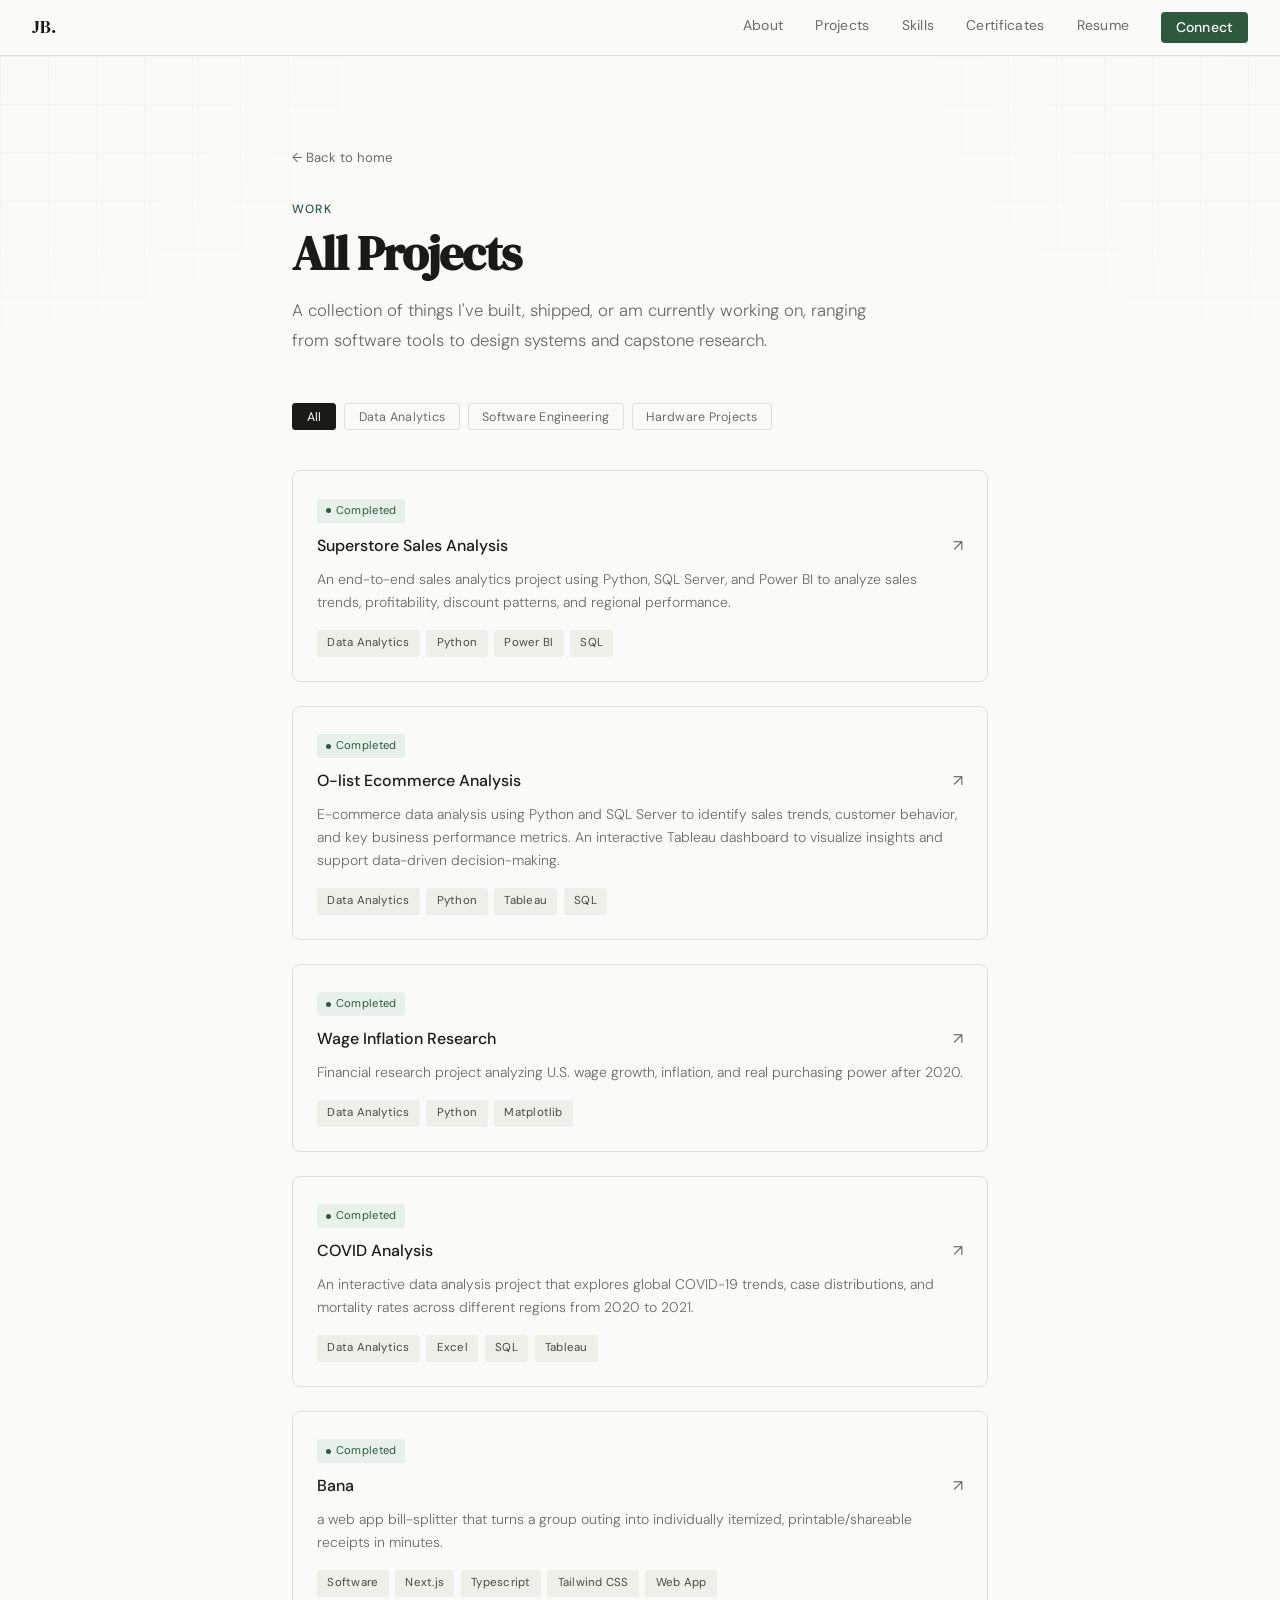
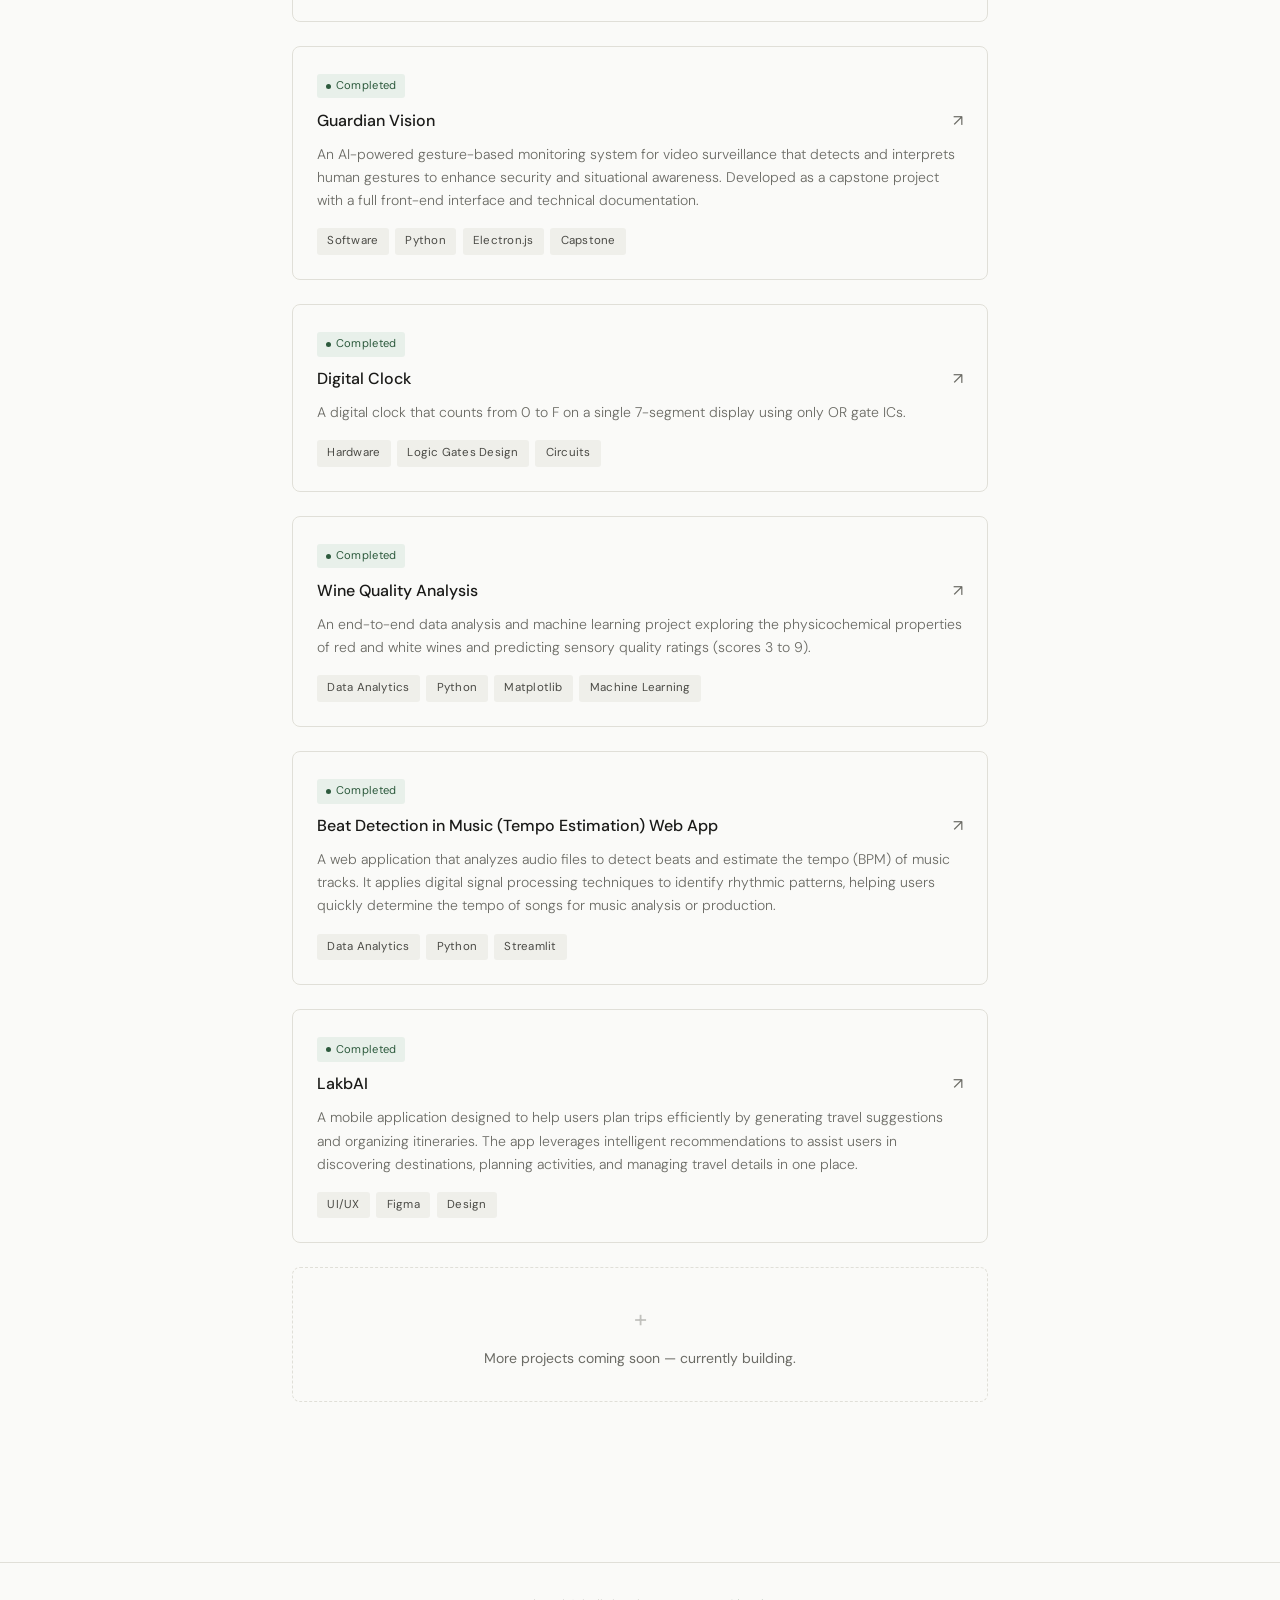
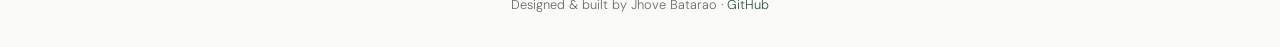
<file: projects.html>
<!DOCTYPE html>
<html lang="en">
<head>
  <meta charset="UTF-8" />
  <meta name="viewport" content="width=device-width, initial-scale=1.0" />
  <title>Projects: Jhove's Portfolio</title>
  <link rel="preconnect" href="https://fonts.googleapis.com" />
  <link rel="preconnect" href="https://fonts.gstatic.com" crossorigin />
  <link href="https://fonts.googleapis.com/css2?family=DM+Serif+Display:ital@0;1&family=DM+Sans:ital,opsz,wght@0,9..40,300;0,9..40,400;0,9..40,500;1,9..40,300&display=swap" rel="stylesheet" />
  <link rel="stylesheet" href="style.css" />
  <link rel="icon" type="image/png" href="images/title-logo.png" />
  <link rel="apple-touch-icon" href="images/title-logo.png" />
  <style>
    .projects-page-hero {
      padding-top: 9rem;
      padding-bottom: 3rem;
    }

    .back-link {
      display: inline-flex;
      align-items: center;
      gap: 0.4rem;
      font-size: 0.825rem;
      color: var(--muted);
      text-decoration: none;
      margin-bottom: 2rem;
      transition: color 0.2s;
    }

    .back-link:hover { color: var(--text); }

    .projects-page-hero .hero-bio {
      margin-bottom: 0;
    }

    .projects-filter {
      display: flex;
      flex-wrap: wrap;
      gap: 0.5rem;
      margin-bottom: 2.5rem;
    }

    .filter-btn {
      font-size: 0.775rem;
      padding: 0.3rem 0.85rem;
      border-radius: 3px;
      border: 1px solid var(--border);
      background: transparent;
      color: var(--muted);
      cursor: pointer;
      font-family: 'DM Sans', sans-serif;
      font-weight: 400;
      letter-spacing: 0.02em;
      transition: all 0.2s;
    }

    .filter-btn:hover,
    .filter-btn.active {
      background: var(--text);
      color: var(--bg);
      border-color: var(--text);
    }

    .projects-page-list {
      display: flex;
      flex-direction: column;
      gap: 1.5rem;
      padding-bottom: 5rem;
    }

    /* Status badge on project cards */
    .project-status {
      display: inline-flex;
      align-items: center;
      gap: 0.3rem;
      font-size: 0.7rem;
      padding: 0.2rem 0.55rem;
      border-radius: 3px;
      font-weight: 400;
      letter-spacing: 0.03em;
      margin-bottom: 0.6rem;
    }

    .project-status::before {
      content: '';
      width: 5px;
      height: 5px;
      border-radius: 50%;
      background: currentColor;
    }

    .status-complete {
      background: var(--accent-light);
      color: var(--accent);
    }

    .status-wip {
      background: #fef3c7;
      color: #b45309;
    }

    @media (prefers-color-scheme: dark) {
      .status-wip {
        background: #2d1f00;
        color: #f59e0b;
      }
    }

    .status-concept {
      background: var(--tag-bg);
      color: var(--tag-text);
    }

    .project-placeholder {
      border: 1px dashed var(--border);
      border-radius: 8px;
      padding: 2rem 1.5rem;
      text-align: center;
      color: var(--muted);
      font-size: 0.875rem;
    }

    .project-placeholder span {
      font-size: 1.5rem;
      display: block;
      margin-bottom: 0.5rem;
      opacity: 0.4;
    }

    @media (max-width: 600px) {
      .projects-page-hero {
        padding-top: 7rem;
        padding-bottom: 2rem;
      }

      .projects-filter {
        gap: 0.4rem;
      }

      .filter-btn {
        font-size: 0.75rem;
        padding: 0.28rem 0.7rem;
      }
    }
  </style>
</head>
<body>

  <!-- NAV -->
  <nav>
    <a href="index.html" class="nav-logo">JB.</a>
    <button class="nav-hamburger" aria-label="Toggle menu" aria-expanded="false">
      <span></span><span></span><span></span>
    </button>
    <ul class="nav-links">
      <li><a href="index.html#about">About</a></li>
      <li><a href="index.html#projects">Projects</a></li>
      <li><a href="index.html#skills">Skills</a></li>
      <li><a href="index.html#certificates">Certificates</a></li>
      <li><a href="index.html#resume">Resume</a></li>
      <li><a href="index.html#connect" class="nav-connect-btn">Connect</a></li>
    </ul>
  </nav>

  <!-- PAGE HERO -->
  <section class="projects-page-hero">
    <div class="container">
      <a href="index.html" class="back-link">← Back to home</a>
      <p class="section-label">Work</p>
      <h1 class="hero-name" style="font-size: clamp(2rem, 5vw, 3rem); margin-bottom: 1rem;">All Projects</h1>
      <p class="hero-bio">
        A collection of things I've built, shipped, or am currently working on, ranging from
        software tools to design systems and capstone research.
      </p>
    </div>
  </section>

  <!-- PROJECTS LIST -->
  <section style="padding-top: 0; border-top: none;">
    <div class="container">

      <!-- Filter bar -->
      <div class="projects-filter">
        <button class="filter-btn active" onclick="filterProjects('all', this)">All</button> 
        <button class="filter-btn" onclick="filterProjects('Data Analytics', this)">Data Analytics</button>
        <button class="filter-btn" onclick="filterProjects('Software', this)">Software Engineering</button>
        <button class="filter-btn" onclick="filterProjects('Hardware', this)">Hardware Projects</button>
      </div>

      <div class="projects-page-list" id="projects-container">

        <!-- Project: Superstore Analysis -->
        <a href="https://github.com/NotJhove/superstore-sales-analysis" class="project-card" data-tags="Data Analytics, Python, Power BI">
          <!-- <span class="project-status status-wip">Completed</span> -->
           <span class="project-status status-complete">Completed</span>
          <div class="project-header">
            <span class="project-name">Superstore Sales Analysis</span>
            <span class="project-arrow">↗︎</span>
          </div>
          <p class="project-desc">
              An end-to-end sales analytics project using Python, SQL Server, 
              and Power BI to analyze sales trends, profitability, discount patterns, and regional performance.
          </p>
          <div class="tags">
            <span class="tag">Data Analytics</span>
            <span class="tag">Python</span>
            <span class="tag">Power BI</span>
            <span class="tag">SQL</span>
          </div>
        </a>

        <!-- Project: O-list Ecommerce -->
        <a href="https://github.com/NotJhove/olist-ecommerce-analysis" class="project-card" data-tags="Data Analytics, Python, Matplotlib">
          <!-- <span class="project-status status-wip">Completed</span> -->
           <span class="project-status status-complete">Completed</span>
          <div class="project-header">
            <span class="project-name">O-list Ecommerce Analysis</span>
            <span class="project-arrow">↗︎</span>
          </div>
          <p class="project-desc">
            E-commerce data analysis using Python and SQL Server to identify sales trends, customer behavior, 
            and key business performance metrics. An interactive Tableau dashboard to visualize insights 
            and support data-driven decision-making. 
          </p>
          <div class="tags">
            <span class="tag">Data Analytics</span>
            <span class="tag">Python</span>
            <span class="tag">Tableau</span>
            <span class="tag">SQL</span>
          </div>
        </a>

        <!-- Project: Financial Research -->
        <a href="https://github.com/NotJhove/financial-research-wage-inflation" class="project-card" data-tags="Data Analytics, Python, Matplotlib">
          <!-- <span class="project-status status-wip">Completed</span> -->
           <span class="project-status status-complete">Completed</span>
          <div class="project-header">
            <span class="project-name">Wage Inflation Research</span>
            <span class="project-arrow">↗︎</span>
          </div>
          <p class="project-desc">
            Financial research project analyzing U.S. wage growth, inflation, and real purchasing power after 2020.
          </p>
          <div class="tags">
            <span class="tag">Data Analytics</span>
            <span class="tag">Python</span>
            <span class="tag">Matplotlib</span>
          </div>
        </a>

        <!-- Project: COVID Analysis -->
        <a href="data-analytics-project1.html" class="project-card" data-tags="Data Analytics, SQL, Tableau">
          <!-- <span class="project-status status-wip">Completed</span> -->
           <span class="project-status status-complete">Completed</span>
          <div class="project-header">
            <span class="project-name">COVID Analysis</span>
            <span class="project-arrow">↗︎</span>
          </div>
          <p class="project-desc">
            An interactive data analysis project that explores global COVID-19 trends, case distributions, 
            and mortality rates across different regions from 2020 to 2021.
          </p>
          <div class="tags">
            <span class="tag">Data Analytics</span>
            <span class="tag">Excel</span>
            <span class="tag">SQL</span>
            <span class="tag">Tableau</span>
          </div>
        </a>

        <!-- Project: Bana -->
        <a href="https://bana-split.vercel.app/" target="_blank" class="project-card" data-tags="Software, Next.js,Typescript,Tailwind CSS,Web App">
          <!-- <span class="project-status status-wip">Completed</span> -->
           <span class="project-status status-complete">Completed</span>
          <div class="project-header">
            <span class="project-name">Bana</span>
            <span class="project-arrow">↗︎</span>
          </div>
          <p class="project-desc">
            a web app bill-splitter that turns a group outing into individually itemized, 
            printable/shareable receipts in minutes.
          </p>
          <div class="tags">
            <span class="tag">Software</span>
            <span class="tag">Next.js</span>
            <span class="tag">Typescript</span>
            <span class="tag">Tailwind CSS</span>
            <span class="tag">Web App</span>
          </div>
        </a>

        <!-- Project: Guardian Vision -->
        <a href="guardian-vision.html" class="project-card" data-tags="Python,Electron.js,Capstone,Software">
          <span class="project-status status-complete">Completed</span>
          <div class="project-header">
            <span class="project-name">Guardian Vision</span>
            <span class="project-arrow">↗︎</span>
          </div>
          <p class="project-desc">
            An AI-powered gesture-based monitoring system for video surveillance that detects
            and interprets human gestures to enhance security and situational awareness.
            Developed as a capstone project with a full front-end interface and technical documentation.
          </p>
          <div class="tags">
            <span class="tag">Software</span>
            <span class="tag">Python</span>
            <span class="tag">Electron.js</span>
            <span class="tag">Capstone</span>
          </div>
        </a>
        
        <!-- Project: Digital Clock -->
        <a href="hardware-project-1.html" class="project-card" data-tags="Hardware,Logic Gates Design,Circuits">
          <span class="project-status status-complete">Completed</span>
          <div class="project-header">
            <span class="project-name">Digital Clock</span>
            <span class="project-arrow">↗︎</span>
          </div>
          <p class="project-desc">
            A digital clock that counts from 0 to F on a single 7-segment display using only OR gate ICs.
          </p>
          <div class="tags">
            <span class="tag">Hardware</span>
            <span class="tag">Logic Gates Design</span>
            <span class="tag">Circuits</span>
          </div>
        </a>

         <!-- Project: Wine Quality Analysis -->
        <a href="https://github.com/NotJhove/wine-quality-analysis" class="project-card" data-tags="Python,Matplotlib,Machine Learning,Data Analytics">
          <span class="project-status status-complete">Completed</span>
          <div class="project-header">
            <span class="project-name">Wine Quality Analysis</span>
            <span class="project-arrow">↗︎</span>
          </div>
          <p class="project-desc">
           An end-to-end data analysis and machine learning project exploring the physicochemical properties of red and white 
           wines and predicting sensory quality ratings (scores 3 to 9).
          </p>
          <div class="tags">
            <span class="tag">Data Analytics</span>
            <span class="tag">Python</span>
            <span class="tag">Matplotlib</span>
            <span class="tag">Machine Learning</span>
          </div>
        </a>

          <!-- Project: Beat Detection in Music (Tempo Estimation) Web App -->
        <a href="#" class="project-card" data-tags="Python,Streamlit,Data Analytics">
          <span class="project-status status-complete">Completed</span>
          <div class="project-header">
            <span class="project-name">Beat Detection in Music (Tempo Estimation) Web App</span>
            <span class="project-arrow">↗︎</span>
          </div>
          <p class="project-desc">
            A web application that analyzes audio files to detect beats and estimate the 
            tempo (BPM) of music tracks. It applies digital signal processing techniques 
            to identify rhythmic patterns, helping users quickly determine the tempo 
            of songs for music analysis or production.
          </p>
          <div class="tags">
            <span class="tag">Data Analytics</span>
            <span class="tag">Python</span>
            <span class="tag">Streamlit</span>
          </div>
        </a>

          <!-- Project: LakbAI -->
        <a href="#" class="project-card" data-tags="UI/UX, Figma, Design, Software">
          <span class="project-status status-complete">Completed</span>
          <div class="project-header">
            <span class="project-name">LakbAI</span>
            <span class="project-arrow">↗︎</span>
          </div>
          <p class="project-desc">
            A mobile application designed to help users plan trips efficiently 
            by generating travel suggestions and organizing itineraries. The app leverages intelligent 
            recommendations to assist users in discovering destinations, planning activities, and managing travel details in one place.
          </p>
          <div class="tags">
            <span class="tag">UI/UX</span>
            <span class="tag">Figma</span>
            <span class="tag">Design</span>
          </div>
        </a>

        <!-- Placeholder -->
        <div class="project-placeholder">
          <span>+</span>
          More projects coming soon — currently building.
        </div>

      </div>
    </div>
  </section>

  <!-- FOOTER -->
  <footer>
    <div class="container">
      <p>Designed & built by Jhove Batarao · <a href="https://github.com/NotJhove" target="_blank">GitHub</a></p>
    </div>
  </footer>

  <script>
    function filterProjects(tag, btn) {
      // Update active button
      document.querySelectorAll('.filter-btn').forEach(b => b.classList.remove('active'));
      btn.classList.add('active');

      const cards = document.querySelectorAll('#projects-container .project-card');
      cards.forEach(card => {
        if (tag === 'all') {
          card.style.display = 'block';
        } else {
          const tags = card.getAttribute('data-tags') || '';
          card.style.display = tags.includes(tag) ? 'block' : 'none';
        }
      });
    }

    const categoryMap = {
        data: 'Data Analytics',
        software: 'Software',
        hardware: 'Hardware'
      };

      const params = new URLSearchParams(window.location.search);
      const tag = categoryMap[params.get('category')];

      if (tag) {
        const btn = Array.from(document.querySelectorAll('.filter-btn'))
          .find(b => b.getAttribute('onclick').includes("'" + tag + "'"));
        if (btn) filterProjects(tag, btn);
      }
  </script>

  <script src="main.js"></script>

</body>
</html>
</file>
<file: style.css>
/* ================================
   PORTFOLIO — style.css
   ================================ */

*, *::before, *::after { box-sizing: border-box; margin: 0; padding: 0; }

/* ================================
   VARIABLES & THEME
   ================================ */

:root {
  --bg: #fafaf8;
  --surface: #f2f1ec;
  --text: #1a1a18;
  --muted: #6b6b65;
  --accent: #2d5a3d;
  --accent-light: #e8f0ea;
  --border: #e0dfd8;
  --tag-bg: #efefea;
  --tag-text: #4a4a45;
}

@media (prefers-color-scheme: dark) {
  :root {
    --bg: #141412;
    --surface: #1e1e1b;
    --text: #f0efea;
    --muted: #9a9a93;
    --accent: #6aaa7e;
    --accent-light: #1a2e20;
    --border: #2e2e2a;
    --tag-bg: #252520;
    --tag-text: #b0b0a8;
  }
}

/* ================================
   BASE
   ================================ */

html { scroll-behavior: smooth; }

body {
  font-family: 'DM Sans', sans-serif;
  background: var(--bg);
  color: var(--text);
  line-height: 1.6;
  font-size: 16px;
}

/* ================================
   NAV
   ================================ */

nav {
  position: fixed;
  top: 0; left: 0; right: 0;
  z-index: 100;
  background: var(--bg);
  border-bottom: 1px solid var(--border);
  padding: 0 2rem;
  height: 56px;
  display: flex;
  align-items: center;
  justify-content: space-between;
}

.nav-logo {
  font-family: 'DM Serif Display', serif;
  font-size: 1.1rem;
  color: var(--text);
  text-decoration: none;
  letter-spacing: -0.01em;
}

.nav-links {
  display: flex;
  gap: 2rem;
  list-style: none;
}

.nav-links a {
  font-size: 0.875rem;
  color: var(--muted);
  text-decoration: none;
  font-weight: 400;
  transition: color 0.2s;
  letter-spacing: 0.02em;
}

.nav-links a:hover { color: var(--text); }

.nav-links a.active {
  color: var(--accent);
  font-weight: 500;
}

.nav-connect-btn {
  display: inline-block;
  padding: 0.3rem 0.9rem !important;
  background: var(--accent) !important;
  color: #fff !important;
  border-radius: 4px;
  font-weight: 500 !important;
  letter-spacing: 0.01em;
  transition: opacity 0.2s !important;
}

.nav-connect-btn:hover {
  color: #fff !important;
  opacity: 0.85;
}

/* ================================
   LAYOUT
   ================================ */

.container {
  max-width: 760px;
  margin: 0 auto;
  padding: 0 2rem;
}

section {
  padding: 5rem 0;
}

section + section {
  border-top: 1px solid var(--border);
}

/* ================================
   HERO
   ================================ */

#hero {
  padding-top: 9rem;
  padding-bottom: 5rem;
}

.hero-eyebrow {
  font-size: 0.8rem;
  letter-spacing: 0.1em;
  text-transform: uppercase;
  color: var(--accent);
  font-weight: 500;
  margin-bottom: 1.25rem;
}

.hero-name {
  font-family: 'DM Serif Display', serif;
  font-size: clamp(2.5rem, 6vw, 4rem);
  line-height: 1.1;
  letter-spacing: -0.02em;
  color: var(--text);
  margin-bottom: 0.25rem;
}

.hero-tagline {
  font-family: 'DM Serif Display', serif;
  font-size: clamp(1.75rem, 7vw, 4rem);
  line-height: 1.1;
  letter-spacing: -0.02em;
  margin-bottom: 1.5rem;
  white-space: nowrap;
}

.hero-tagline em {
  font-style: italic;
  color: var(--accent);
  white-space: nowrap;
}

.hero-bio {
  font-size: 1.05rem;
  color: var(--muted);
  max-width: 600px;
  line-height: 1.75;
  margin-bottom: 2rem;
  font-weight: 300;
}

.hero-links {
  display: flex;
  gap: 0.6rem;
  flex-wrap: nowrap;
}

/* ================================
   BUTTONS
   ================================ */

.btn {
  display: inline-flex;
  align-items: center;
  gap: 0.4rem;
  padding: 0.55rem 1.25rem;
  border-radius: 4px;
  font-size: 0.875rem;
  font-family: 'DM Sans', sans-serif;
  font-weight: 400;
  text-decoration: none;
  transition: all 0.2s;
  cursor: pointer;
  border: 1px solid transparent;
}

.btn-primary {
  background: var(--accent);
  color: #fff;
}

.btn-primary:hover {
  opacity: 0.85;
}

.btn-outline {
  background: transparent;
  border-color: var(--border);
  color: var(--muted);
}

.btn-outline:hover {
  border-color: var(--text);
  color: var(--text);
}

/* ================================
   SECTION HEADINGS
   ================================ */

.section-label {
  font-size: 0.75rem;
  letter-spacing: 0.1em;
  text-transform: uppercase;
  color: var(--accent);
  font-weight: 500;
  margin-bottom: 0.5rem;
}

.section-title {
  font-family: 'DM Serif Display', serif;
  font-size: 2rem;
  letter-spacing: -0.02em;
  color: var(--text);
  margin-bottom: 2.5rem;
  line-height: 1.2;
}

/* ================================
   ABOUT
   ================================ */

.about-grid {
  display: grid;
  grid-template-columns: 240px 1fr;
  grid-template-rows: auto auto;
  gap: 2rem 2.5rem;
  align-items: stretch;
}

.about-photo {
  grid-column: 1;
  grid-row: 1;
  position: static;
}

.about-text {
  grid-column: 2;
  grid-row: 1;
}

.about-facts {
  grid-column: 1 / -1;
  grid-row: 2;
  display: grid;
  grid-template-columns: 1fr 1fr;
  grid-template-rows: auto auto;
  gap: 0.75rem;
}

.about-photo {
  position: static;
}

.about-photo img {
  width: 100%;
  aspect-ratio: 1 / 1;
  object-fit: cover;
  border-radius: 8px;
  border: 1px solid var(--border);
  display: block;
}

.about-photo-swap {
  position: relative;
  width: 100%;
  height: 100%;
  border-radius: 8px;
  overflow: hidden;
  border: 1px solid var(--border);
  cursor: pointer;
}

.about-photo-swap img {
  position: absolute;
  top: 0; left: 0;
  width: 100%;
  height: 100%;
  object-fit: cover;
  display: block;
  border-radius: 8px;
}

.photo-hover {
  position: absolute;
  inset: 0;
  opacity: 0;
  transition: opacity 0.4s ease;
}

.about-photo-swap:hover .photo-hover {
  opacity: 1;
}

.about-photo-swap:hover .photo-default {
  opacity: 0;
  transition: opacity 0.4s ease;
}

/* Desktop: swap on hover (only on devices that can really hover) */
@media (hover: hover) and (pointer: fine) {
  .about-photo-swap:hover .photo-hover { opacity: 1; }
  .about-photo-swap:hover .photo-default { opacity: 0; }
}

/* Touch: swap is toggled by tapping (JS adds/removes .swapped) */
.about-photo-swap.swapped .photo-hover { opacity: 1; }
.about-photo-swap.swapped .photo-default { opacity: 0; }


.about-photo-placeholder {
  width: 100%;
  aspect-ratio: 1 / 1;
  border-radius: 8px;
  border: 1px dashed var(--border);
  background: var(--surface);
  display: flex;
  flex-direction: column;
  align-items: center;
  justify-content: center;
  gap: 0.5rem;
  color: var(--muted);
  font-size: 0.75rem;
  text-align: center;
  padding: 1rem;
}

.about-photo-placeholder svg {
  opacity: 0.3;
}

.about-text p {
  font-size: 0.975rem;
  color: var(--muted);
  line-height: 1.8;
  font-weight: 300;
  margin-bottom: 1rem;
}

.about-text p:last-child { margin-bottom: 0; }

.about-text strong {
  color: var(--text);
  font-weight: 500;
}

.fact-item {
  padding: 0.85rem 1rem;
  background: var(--surface);
  border-radius: 6px;
}

.fact-label {
  font-size: 0.7rem;
  letter-spacing: 0.08em;
  text-transform: uppercase;
  color: var(--muted);
  margin-bottom: 0.3rem;
  font-weight: 500;
}

.fact-value {
  font-size: 0.875rem;
  color: var(--text);
  font-weight: 400;
}

/* ================================
   PROJECTS
   ================================ */

.projects-list {
  display: flex;
  flex-direction: column;
  gap: 1.5rem;
}

.project-card {
  border: 1px solid var(--border);
  border-radius: 8px;
  padding: 1.5rem;
  transition: border-color 0.2s;
  text-decoration: none;
  color: inherit;
  display: block;
  position: relative;
}

.project-card:hover {
  border-color: var(--text);
}

.project-card:hover .project-arrow {
  transform: translate(3px, -3px);
}

.project-header {
  display: flex;
  align-items: flex-start;
  justify-content: space-between;
  margin-bottom: 0.6rem;
}

.project-name {
  font-size: 1rem;
  font-weight: 500;
  color: var(--text);
}

.project-arrow {
  font-size: 1rem;
  color: var(--muted);
  transition: transform 0.2s;
  flex-shrink: 0;
  margin-left: 1rem;
  font-variant-emoji: text;
}

/* Force ↗ to render as text on iOS/Android, not emoji */
.project-arrow,
.connect-arrow,
.cert-link,
.back-link,
.nav-links a,
.btn {
  font-variant-emoji: text;
}

.project-arrow::after,
.connect-arrow::after {
  content: '\FE0E'; /* Unicode text variation selector */
}

.project-desc {
  font-size: 0.875rem;
  color: var(--muted);
  line-height: 1.65;
  margin-bottom: 1rem;
  font-weight: 300;
}

.tags {
  display: flex;
  flex-wrap: wrap;
  gap: 0.4rem;
}

.tag {
  font-size: 0.72rem;
  padding: 0.25rem 0.65rem;
  background: var(--tag-bg);
  color: var(--tag-text);
  border-radius: 3px;
  font-weight: 400;
  letter-spacing: 0.02em;
}

.project-placeholder {
  border: 1px dashed var(--border);
  border-radius: 8px;
  padding: 2rem 1.5rem;
  text-align: center;
  color: var(--muted);
  font-size: 0.875rem;
}

.project-placeholder span {
  font-size: 1.5rem;
  display: block;
  margin-bottom: 0.5rem;
  opacity: 0.4;
}

/* Section header row: title on the left, subtle "View all" link on the right */
.section-head {
  display: flex;
  align-items: flex-end;
  justify-content: space-between;
  gap: 1rem;
  margin-bottom: 2.5rem;
}

.section-head .section-title { margin-bottom: 0; }

.view-all-link {
  flex-shrink: 0;
  padding-bottom: 0.35rem;
  font-size: 0.85rem;
  color: var(--muted);
  text-decoration: none;
  white-space: nowrap;
  transition: color 0.3s ease;
}

.view-all-arrow {
  display: inline-block;
  transition: transform 0.35s cubic-bezier(0.22, 1, 0.36, 1);
}

.view-all-link:focus-visible,
.view-all-link:active { color: var(--accent); }

.view-all-link:focus-visible .view-all-arrow,
.view-all-link:active .view-all-arrow { transform: translateX(3px); }

@media (hover: hover) and (pointer: fine) {
  .view-all-link:hover { color: var(--accent); }
  .view-all-link:hover .view-all-arrow { transform: translateX(3px); }
}

@media (prefers-reduced-motion: reduce) {
  .view-all-link,
  .view-all-arrow { transition: none; }
}

/* ---- Project category cards ---- */

/* Base (no-JS fallback): simple vertical stack of rectangular cards */
.category-grid {
  display: flex;
  flex-direction: column;
  gap: 1.5rem;
}

.category-card {
  display: block;
  padding: 1.5rem;
  border: 1px solid var(--border);
  border-radius: 8px;
  background: var(--bg);
  color: inherit;
  text-decoration: none;
  -webkit-tap-highlight-color: transparent;
  transition: border-color 0.3s ease, background-color 0.3s ease;
}

.category-card:hover { border-color: var(--accent); }

.category-top {
  display: flex;
  align-items: flex-start;
  justify-content: space-between;
  margin-bottom: 0.6rem;
}

.category-title {
  display: flex;
  align-items: center;
  gap: 0.65rem;
}

.category-icon {
  flex-shrink: 0;
  width: 20px;
  height: 20px;
  color: var(--muted);
  transition: color 0.3s ease, transform 0.45s cubic-bezier(0.22, 1, 0.36, 1);
}

/* Icon picks up the accent on the selected card (and on hover for side cards) */
.is-carousel .category-card[data-pos="0"] .category-icon { color: var(--accent); }

@media (hover: hover) and (pointer: fine) {
  .category-card:hover .category-icon { color: var(--accent); }
}

@media (prefers-reduced-motion: reduce) {
  .category-icon { transition: none; }
}

.category-name {
  font-size: 1rem;
  font-weight: 500;
  color: var(--text);
}

.category-arrow {
  flex-shrink: 0;
  margin-left: 1rem;
  font-size: 1rem;
  color: var(--muted);
  font-variant-emoji: text;
  transition: transform 0.35s cubic-bezier(0.22, 1, 0.36, 1), color 0.3s ease, opacity 0.3s ease;
}

.category-desc {
  font-size: 0.875rem;
  font-weight: 300;
  line-height: 1.6;
  color: var(--muted);
}

/* ---- Vertical carousel (enabled by JS via .is-carousel) ----
   Three cards sit in a column. The middle one is "selected";
   clicking the top or bottom card slides it into the middle. */

.category-grid.is-carousel {
  --card-h: 124px;
  --card-gap: 14px;
  --slide: cubic-bezier(0.22, 1, 0.36, 1);
  display: block;
  position: relative;
  height: calc(var(--card-h) * 3 + var(--card-gap) * 2);
}

.is-carousel .category-card {
  position: absolute;
  top: 0;
  left: 0;
  right: 0;
  height: var(--card-h);
  display: flex;
  flex-direction: column;
  justify-content: center;
  cursor: pointer;
  will-change: transform, opacity;
  transition:
    transform 0.55s var(--slide),
    opacity 0.45s ease,
    border-color 0.3s ease,
    background-color 0.3s ease,
    box-shadow 0.45s ease;
}

/* Positions: -1 = above, 0 = selected (middle), 1 = below */
.is-carousel .category-card[data-pos="-1"] {
  transform: translateY(0) scale(0.94);
  opacity: 0.55;
  z-index: 1;
}

.is-carousel .category-card[data-pos="0"] {
  transform: translateY(calc(var(--card-h) + var(--card-gap))) scale(1);
  opacity: 1;
  z-index: 2;
  border-color: var(--accent);
  background: var(--surface);
  box-shadow: 0 10px 24px rgba(0, 0, 0, 0.08);
}

.is-carousel .category-card[data-pos="1"] {
  transform: translateY(calc((var(--card-h) + var(--card-gap)) * 2)) scale(0.94);
  opacity: 0.55;
  z-index: 1;
}

/* A card wrapping from top to bottom (or back) fades in at its new spot
   instead of flying across the selected card */
.is-carousel .category-card.jump {
  transition: none;
  opacity: 0;
}

/* Only the selected card shows the "open" arrow */
.is-carousel .category-card:not([data-pos="0"]) .category-arrow { opacity: 0; }
.is-carousel .category-card[data-pos="0"] .category-arrow { color: var(--accent); }

.category-hint {
  margin-top: 1rem;
  font-size: 0.78rem;
  color: var(--muted);
}

/* Hover / press feedback (hover only on devices that can hover) */
@media (hover: hover) and (pointer: fine) {
  .is-carousel .category-card:not([data-pos="0"]):hover {
    opacity: 0.85;
    border-color: var(--accent);
  }

  .is-carousel .category-card[data-pos="0"]:hover .category-arrow {
    transform: translate(3px, -3px);
  }
}

.is-carousel .category-card:focus-visible {
  outline: 2px solid var(--accent);
  outline-offset: 2px;
}

@media (max-width: 600px) {
  .category-grid.is-carousel {
    --card-h: 136px;
    --card-gap: 12px;
  }
}

@media (prefers-reduced-motion: reduce) {
  .is-carousel .category-card,
  .category-arrow { transition: none; }
}

/* ---- Projects page filter chips ---- */

.project-filters {
  display: flex;
  flex-wrap: wrap;
  gap: 0.5rem;
  margin-bottom: 1.75rem;
}

.filter-btn {
  font-family: inherit;
  font-size: 0.8rem;
  padding: 0.45rem 0.9rem;
  border: 1px solid var(--border);
  border-radius: 999px;
  background: transparent;
  color: var(--muted);
  cursor: pointer;
  transition: border-color 0.25s ease, color 0.25s ease, background-color 0.25s ease;
}

.filter-btn:hover,
.filter-btn.active {
  border-color: var(--accent);
  color: var(--accent);
}

.filter-btn.active { background: var(--accent-light); }

.project-card.is-hidden { display: none; }

/* ================================
   SKILLS
   ================================ */

.skills-grid {
  display: grid;
  grid-template-columns: 1fr 1fr;
  gap: 1rem;
}

.skill-group {
  padding: 1.25rem;
  background: var(--surface);
  border-radius: 8px;
}

.skill-group-title {
  font-size: 0.75rem;
  letter-spacing: 0.08em;
  text-transform: uppercase;
  color: var(--accent);
  font-weight: 500;
  margin-bottom: 0.75rem;
}

.skill-list {
  display: flex;
  flex-wrap: wrap;
  gap: 0.4rem;
}

/* ================================
   CERTIFICATES
   ================================ */

.cert-list {
  display: flex;
  flex-direction: column;
  gap: 0;
}

.cert-item {
  display: flex;
  align-items: center;
  justify-content: space-between;
  gap: 1.5rem;
  padding: 1.1rem 0;
  border-bottom: 1px solid var(--border);
}

.cert-item:last-child { border-bottom: none; }

.cert-main {
  display: flex;
  align-items: center;
  gap: 0.9rem;
  min-width: 0;
}

.cert-text { min-width: 0; }

.cert-logo {
  flex-shrink: 0;
  display: grid;
  place-items: center;
  width: 36px;
  height: 36px;
  border: 1px solid var(--border);
  border-radius: 8px;
  color: var(--muted);
  transition: color 0.3s ease, border-color 0.3s ease;
}

.cert-logo svg {
  width: 18px;
  height: 18px;
  display: block;
}

.cert-item:focus-within .cert-logo { color: var(--text); border-color: var(--text); }

@media (hover: hover) and (pointer: fine) {
  .cert-item:hover .cert-logo { color: var(--text); border-color: var(--muted); }
}

@media (prefers-reduced-motion: reduce) {
  .cert-logo { transition: none; }
}

.cert-name {
  font-size: 0.95rem;
  font-weight: 500;
  color: var(--text);
  margin-bottom: 0.2rem;
}

.cert-issuer {
  font-size: 0.825rem;
  color: var(--muted);
  font-weight: 300;
}

.cert-meta {
  display: flex;
  align-items: center;
  gap: 1.25rem;
  flex-shrink: 0;
}

.cert-date {
  font-size: 0.8rem;
  color: var(--muted);
  font-weight: 300;
  white-space: nowrap;
}

.cert-link {
  font-size: 0.8rem;
  color: var(--accent);
  text-decoration: none;
  font-weight: 400;
  white-space: nowrap;
  transition: opacity 0.2s;
}

.cert-link:hover { opacity: 0.7; }

/* ================================
   RESUME
   ================================ */

.resume-block {
  display: flex;
  flex-direction: column;
  gap: 0;
}

.resume-item {
  display: grid;
  grid-template-columns: 140px 1fr;
  gap: 1.5rem;
  padding: 1.25rem 0;
  border-bottom: 1px solid var(--border);
}

.resume-item:last-child { border-bottom: none; }

.resume-date {
  font-size: 0.8rem;
  color: var(--muted);
  padding-top: 0.1rem;
  font-weight: 300;
}

.resume-role {
  display: flex;
  align-items: baseline;
  gap: 0.65rem;
  font-size: 0.975rem;
  font-weight: 500;
  color: var(--text);
  margin-bottom: 0.25rem;
}

.resume-org {
  font-size: 0.875rem;
  color: var(--accent);
  margin-bottom: 0.5rem;
}

.resume-desc {
  font-size: 0.85rem;
  color: var(--muted);
  line-height: 1.65;
  font-weight: 300;
}

.resume-cta {
  margin-top: 2rem;
}

.resume-item-link {
  display: block;
  position: relative;
  overflow: hidden;
  text-decoration: none;
  color: inherit;
  cursor: pointer;
}

.resume-item-content {
  display: grid;
  grid-template-columns: 140px 1fr;
  gap: 1.5rem;
  padding: 1.25rem 0;
  border-bottom: 1px solid var(--border);
  background: var(--bg);
  position: relative;
  z-index: 2;
  transition: transform 0.3s ease;
}

.resume-item-link:hover .resume-item-content {
  transform: translateX(-120px);
}

.resume-readmore-tab {
  position: absolute;
  top: 0;
  right: 0;
  bottom: 0;
  width: 120px;
  display: flex;
  align-items: center;
  justify-content: center;
  gap: 0.35rem;
  background: var(--accent);
  color: #000;
  font-size: 0.8rem;
  font-weight: 500;
  z-index: 1;
  font-family: 'DM Serif Display', serif;
  font-style: italic;
  font-weight: 400;
}

/* ================================
   CONNECT
   ================================ */
 
.connect-intro {
  font-size: 0.975rem;
  color: var(--muted);
  line-height: 1.75;
  font-weight: 300;
  max-width: 480px;
  margin-bottom: 2rem;
}
 
.connect-grid {
  display: grid;
  grid-template-columns: 1fr 1fr;
  gap: 0.75rem;
}
 
.connect-card {
  display: flex;
  align-items: center;
  gap: 1rem;
  padding: 1rem 1.25rem;
  border: 1px solid var(--border);
  border-radius: 8px;
  text-decoration: none;
  color: inherit;
  transition: border-color 0.2s;
}
 
.connect-card:hover {
  border-color: var(--text);
}
 
.connect-card:hover .connect-arrow {
  transform: translate(3px, -3px);
}
 
.connect-icon {
  width: 36px;
  height: 36px;
  border-radius: 6px;
  background: var(--surface);
  display: flex;
  align-items: center;
  justify-content: center;
  color: var(--muted);
  flex-shrink: 0;
}
 
.connect-info {
  flex: 1;
  min-width: 0;
}
 
.connect-platform {
  font-size: 0.875rem;
  font-weight: 500;
  color: var(--text);
  margin-bottom: 0.15rem;
}
 
.connect-handle {
  font-size: 0.775rem;
  color: var(--muted);
  font-weight: 300;
  white-space: nowrap;
  overflow: hidden;
  text-overflow: ellipsis;
}
 
.connect-arrow {
  font-size: 0.875rem;
  color: var(--muted);
  transition: transform 0.2s;
  flex-shrink: 0;
}

/* ================================
   BLOG PAGE — CAPSTONE
   ================================ */

.blog-hero {
  padding-top: 8rem;
  padding-bottom: 3.5rem;
}

.blog-subtitle {
  white-space: normal;
  font-size: clamp(1.4rem, 4vw, 2.1rem);
  color: var(--accent);
}

.blog-subtitle em { color: var(--accent); }

.blog-overview {
  max-width: 680px;
  margin-bottom: 2rem;
}

.blog-facts.about-facts {
  grid-template-columns: repeat(4, 1fr);
  grid-column: auto;
  grid-row: auto;
}

.blog-cta {
  margin-top: 2rem;
}

/* Gallery */

.gallery-grid {
  display: grid;
  grid-template-columns: repeat(3, 1fr);
  gap: 1.25rem;
}

.gallery-item {
  border-radius: 8px;
  overflow: hidden;
  border: 1px solid var(--border);
  background: var(--surface);
}

.gallery-item img {
  display: block;
  width: 100%;
  aspect-ratio: 4 / 3;
  object-fit: cover;
}

.gallery-item figcaption {
  padding: 0.65rem 0.85rem;
  font-size: 0.775rem;
  color: var(--muted);
  font-weight: 300;
  border-top: 1px solid var(--border);
}

/* Roles */

.roles-list {
  display: flex;
  flex-direction: column;
  gap: 1.25rem;
}

.role-card {
  border: 1px solid var(--border);
  border-radius: 8px;
  padding: 1.5rem;
}

.role-header {
  display: flex;
  flex-wrap: wrap;
  align-items: baseline;
  gap: 0.5rem 0.75rem;
  margin-bottom: 0.6rem;
}

.role-name {
  font-size: 1rem;
  font-weight: 500;
  color: var(--text);
}

.role-title {
  font-size: 0.8rem;
  color: var(--accent);
}

.role-desc {
  font-size: 0.9rem;
  color: var(--muted);
  line-height: 1.7;
  font-weight: 300;
}

/* Documentation */

.doc-list {
  display: flex;
  flex-direction: column;
  gap: 0;
}

.doc-item {
  display: flex;
  align-items: center;
  justify-content: space-between;
  gap: 1.5rem;
  padding: 1.1rem 0;
  border-bottom: 1px solid var(--border);
  text-decoration: none;
  color: inherit;
  transition: opacity 0.2s;
}

.doc-item:last-child { border-bottom: none; }

.doc-item:hover { opacity: 0.75; }

.doc-name {
  font-size: 0.95rem;
  font-weight: 500;
  color: var(--text);
  margin-bottom: 0.2rem;
}

.doc-desc {
  font-size: 0.825rem;
  color: var(--muted);
  font-weight: 300;
}

.doc-link {
  font-size: 0.8rem;
  color: var(--accent);
  white-space: nowrap;
  flex-shrink: 0;
}

/* ================================
   LIGHTBOX (click-to-enlarge gallery photos)
   ================================ */

.gallery-img { cursor: zoom-in; }

.lightbox {
  display: none;
  position: fixed;
  inset: 0;
  background: rgba(0, 0, 0, 0.9);
  z-index: 1000;
  align-items: center;
  justify-content: center;
  flex-direction: column;
  padding: 2rem;
}

.lightbox.open { display: flex; }

.lightbox img {
  max-width: 90vw;
  max-height: 80vh;
  border-radius: 8px;
  object-fit: contain;
}

.lightbox-caption {
  color: #f0efea;
  font-size: 0.875rem;
  margin-top: 1rem;
  font-weight: 300;
}

.lightbox-close {
  position: absolute;
  top: 1.5rem;
  right: 2rem;
  background: none;
  border: none;
  color: #f0efea;
  font-size: 2rem;
  cursor: pointer;
  line-height: 1;
}

/* ================================
   VIDEO EMBED (demo videos)
   ================================ */

.video-wrap {
  position: relative;
  width: 100%;
  aspect-ratio: 16 / 9;
  border-radius: 8px;
  overflow: hidden;
  border: 1px solid var(--border);
  background: var(--surface);
}

.video-wrap iframe,
.video-wrap video {
  position: absolute;
  inset: 0;
  width: 100%;
  height: 100%;
  border: none;
  display: block;
}

.video-caption {
  font-size: 0.825rem;
  color: var(--muted);
  font-weight: 300;
  margin-top: 0.75rem;
}

/* ================================
   FOOTER
   ================================ */

footer {
  border-top: 1px solid var(--border);
  padding: 2rem 0;
  text-align: center;
}

/* Very faint grid lines in the top-left and top-right corners.
   Fixed to the screen (starts just below the 56px nav) so they stay
   visible while scrolling, and fade out toward the center. */
body::before {
  content: '';
  position: fixed;
  top: 56px;
  left: 0;
  right: 0;
  height: 340px;
  z-index: -1;
  pointer-events: none;
  --grid-line: var(--border);
  background-image:
    linear-gradient(to right, var(--grid-line) 1px, transparent 1px),
    linear-gradient(to bottom, var(--grid-line) 1px, transparent 1px);
  background-size: 48px 48px;
  background-position: left top;
  opacity: 0.4;
  -webkit-mask-image:
    radial-gradient(ellipse 34% 100% at 0% 0%, #000 0%, transparent 100%),
    radial-gradient(ellipse 34% 100% at 100% 0%, #000 0%, transparent 100%);
  mask-image:
    radial-gradient(ellipse 34% 100% at 0% 0%, #000 0%, transparent 100%),
    radial-gradient(ellipse 34% 100% at 100% 0%, #000 0%, transparent 100%);
}

@supports (color: color-mix(in srgb, red, blue)) {
  body::before {
    --grid-line: color-mix(in srgb, var(--text) 10%, transparent);
    opacity: 0.35;
  }
}

@media (max-width: 600px) {
  body::before {
    height: 240px;
    background-size: 32px 32px;
    -webkit-mask-image:
      radial-gradient(ellipse 55% 100% at 0% 0%, #000 0%, transparent 100%),
      radial-gradient(ellipse 55% 100% at 100% 0%, #000 0%, transparent 100%);
    mask-image:
      radial-gradient(ellipse 55% 100% at 0% 0%, #000 0%, transparent 100%),
      radial-gradient(ellipse 55% 100% at 100% 0%, #000 0%, transparent 100%);
  }
}

footer p {
  font-size: 0.8rem;
  color: var(--muted);
  font-weight: 300;
}

footer a {
  color: var(--accent);
  text-decoration: none;
}

/* ================================
   HAMBURGER BUTTON
   ================================ */

.nav-hamburger {
  display: none;
  flex-direction: column;
  justify-content: center;
  gap: 5px;
  width: 36px;
  height: 36px;
  background: none;
  border: none;
  cursor: pointer;
  padding: 4px;
  border-radius: 4px;
}

.nav-hamburger span {
  display: block;
  width: 22px;
  height: 2px;
  background: var(--text);
  border-radius: 2px;
  transition: all 0.25s ease;
  transform-origin: center;
}

/* Animate to X when open */
.nav-hamburger.open span:nth-child(1) { transform: translateY(7px) rotate(45deg); }
.nav-hamburger.open span:nth-child(2) { opacity: 0; transform: scaleX(0); }
.nav-hamburger.open span:nth-child(3) { transform: translateY(-7px) rotate(-45deg); }

/* ================================
   RESPONSIVE — Tablet (≤ 768px)
   ================================ */

@media (max-width: 768px) {
  .connect-grid {
    grid-template-columns: 1fr;
  }
}

/* ================================
   RESPONSIVE — Mobile (≤ 600px)
   ================================ */

@media (max-width: 600px) {
  /* Nav */
  nav {
    padding: 0 1.25rem;
    position: fixed;
    flex-wrap: wrap;
    height: auto;
    min-height: 56px;
    align-items: center;
  }

  .nav-hamburger {
    display: flex;
  }

  .nav-links {
    display: none;
    flex-direction: column;
    gap: 0;
    width: 100%;
    padding: 0.5rem 0 1rem;
    border-top: 1px solid var(--border);
    margin-top: 0.5rem;
  }

  .nav-links.open {
    display: flex;
  }

  .nav-links li {
    width: 100%;
  }

  .nav-links a {
    display: block;
    padding: 0.65rem 0;
    font-size: 0.95rem;
  }

  .nav-connect-btn {
    display: inline-block !important;
    margin-top: 0.25rem;
    width: auto !important;
    text-align: center;
  }

  /* Layout */
  .container { padding: 0 1.25rem; }

  section { padding: 3.5rem 0; }

  #hero { padding-top: 7rem; padding-bottom: 3.5rem; }

  /* Hero */
  .hero-bio { font-size: 0.975rem; }

  .hero-links {
    gap: 0.4rem;
  }

  .hero-links .btn {
    font-size: 0.75rem;
    padding: 0.45rem 0.75rem;
    white-space: nowrap;
  }

  /* About */
  .about-grid {
    grid-template-columns: 1fr;
    gap: 1.5rem;
  }

  .about-photo {
    grid-column: 1;
    grid-row: auto;
    width: 100%;
  }

  .about-photo-swap {
    border-radius: 8px;
    width: 100%;
    height: auto;
    padding-bottom: 100%; /* 1:1 square on mobile */
  }

  .about-photo-swap img {
    border-radius: 8px;
  }

  .about-photo-placeholder {
    border-radius: 8px;
    aspect-ratio: 1 / 1;
  }

  .about-text {
    grid-column: 1;
    grid-row: auto;
  }

  .about-facts {
    grid-column: 1;
    grid-template-columns: 1fr 1fr;
  }

  /* Skills */
  .skills-grid { grid-template-columns: 1fr; }

  /* Certificates */
  .cert-item {
    flex-direction: column;
    align-items: flex-start;
    gap: 0.5rem;
  }

  .cert-meta {
    gap: 1rem;
  }

  /* Resume */
  .resume-item {
    grid-template-columns: 1fr;
    gap: 0.25rem;
  }

  .resume-item-content {
    grid-template-columns: 1fr;
    gap: 0.25rem;
  }

  .resume-item-link:hover .resume-item-content {
    transform: translateX(-90px);
  }

  .resume-readmore-tab {
    width: 90px;
    font-size: 0.7rem;
  }

  .resume-date { padding-top: 0; }

  /* Connect */
  .connect-grid { grid-template-columns: 1fr; }

  /* Blog page */
  .blog-hero { padding-top: 7rem; }

  .blog-facts.about-facts {
    grid-template-columns: 1fr 1fr;
  }

  .gallery-grid {
    grid-template-columns: 1fr 1fr;
    gap: 0.75rem;
  }

  .doc-item {
    flex-direction: column;
    align-items: flex-start;
    gap: 0.4rem;
  }
}

@media (max-width: 460px) {
  .gallery-grid {
    grid-template-columns: 1fr;
  }
}

@media (hover: hover) and (pointer: fine) {
  .resume-item-link:hover .resume-item-content {
    transform: translateX(-120px);
  }
}

.resume-item-link.tapped .resume-item-content {
  transform: translateX(-120px);
}

/* ================================
   DATA ANALYTICS PAGE: repo screen + Tableau embed
   ================================ */

.repo-screen {
  border: 1px solid var(--border);
  border-radius: 8px;
  background: var(--surface);
  overflow: hidden;
  max-width: 680px;
}

.repo-screen-bar {
  display: flex;
  align-items: center;
  gap: 0.4rem;
  padding: 0.6rem 0.85rem;
  border-bottom: 1px solid var(--border);
  background: var(--bg);
}

.repo-dot {
  width: 9px;
  height: 9px;
  border-radius: 50%;
  background: var(--border);
}

.repo-url {
  margin-left: 0.6rem;
  font-family: ui-monospace, SFMono-Regular, Menlo, Consolas, monospace;
  font-size: 0.72rem;
  color: var(--muted);
  overflow: hidden;
  text-overflow: ellipsis;
  white-space: nowrap;
}

.repo-screen-body { padding: 1.1rem 1.25rem 1.25rem; }

.repo-name {
  font-family: ui-monospace, SFMono-Regular, Menlo, Consolas, monospace;
  font-size: 0.85rem;
  color: var(--muted);
  margin-bottom: 0.35rem;
}

.repo-name strong { color: var(--accent); font-weight: 500; }

.repo-desc {
  font-size: 0.875rem;
  color: var(--muted);
  font-weight: 300;
  margin-bottom: 0.9rem;
}

.repo-code {
  margin: 0 0 1rem;
  padding: 0.85rem 1rem;
  background: var(--bg);
  border: 1px solid var(--border);
  border-radius: 6px;
  overflow-x: auto;
  font-family: ui-monospace, SFMono-Regular, Menlo, Consolas, monospace;
  font-size: 0.75rem;
  line-height: 1.6;
  color: var(--text);
}

.repo-code .k { color: var(--accent); font-weight: 500; }
.repo-code .c { color: var(--muted); font-style: italic; }

.btn-subtle {
  padding: 0.35rem 0.85rem;
  font-size: 0.8rem;
}

.tableau-wrap {
  width: 100%;
  border: 1px solid var(--border);
  border-radius: 8px;
  background: var(--surface);
  overflow: hidden;
}

.tableau-wrap tableau-viz {
  display: block;
  width: 100%;
  min-height: 520px;
}

@media (max-width: 600px) {
  .tableau-wrap tableau-viz { min-height: 420px; }
}

/* Section header row with action button on the right */
.section-head {
  display: flex;
  justify-content: space-between;
  align-items: flex-end;
  gap: 1rem;
  flex-wrap: wrap;
  margin-bottom: 2.5rem;
}

.section-head .section-title { margin-bottom: 0; }

.btn-green {
  background: transparent;
  border: none;
  color: var(--accent);
  font-weight: 400;
  white-space: nowrap;
}

.btn-green:hover {
  background: transparent;
  color: var(--text);
}

/* ================================
   SCROLL REVEAL — fade up as sections enter view
   .reveal is added by main.js (so content stays visible if JS fails)
   ================================ */

.reveal {
  opacity: 0;
  transform: translateY(24px);
  transition:
    opacity 0.8s cubic-bezier(0.22, 1, 0.36, 1),
    transform 0.8s cubic-bezier(0.22, 1, 0.36, 1);
  will-change: opacity, transform;
}

.reveal.is-visible {
  opacity: 1;
  transform: none;
}

/* Hero fades in on page load (it's already on screen, so no scroll trigger) */
@keyframes hero-fade-up {
  from { opacity: 0; transform: translateY(20px); }
  to   { opacity: 1; transform: none; }
}

@media (prefers-reduced-motion: no-preference) {
  #hero .container > * {
    animation: hero-fade-up 0.9s cubic-bezier(0.22, 1, 0.36, 1) backwards;
  }
  #hero .container > :nth-child(2) { animation-delay: 0.08s; }
  #hero .container > :nth-child(3) { animation-delay: 0.16s; }
  #hero .container > :nth-child(4) { animation-delay: 0.24s; }
  #hero .container > :nth-child(5) { animation-delay: 0.32s; }
}
/* ================================
   CONTACT MODAL
   ================================ */

.modal[hidden] { display: none; }

.modal {
  position: fixed;
  inset: 0;
  z-index: 1100;
  display: flex;
  align-items: center;
  justify-content: center;
  padding: 1.25rem;
}

.modal-backdrop {
  position: absolute;
  inset: 0;
  background: rgba(0, 0, 0, 0.55);
  animation: modal-fade 0.25s ease;
}

.modal-panel {
  position: relative;
  width: 100%;
  max-width: 480px;
  max-height: 90vh;
  overflow-y: auto;
  padding: 2rem;
  background: var(--bg);
  border: 1px solid var(--border);
  border-radius: 10px;
  box-shadow: 0 20px 50px rgba(0, 0, 0, 0.25);
  animation: modal-pop 0.3s cubic-bezier(0.22, 1, 0.36, 1);
}

.modal-title {
  font-family: 'DM Serif Display', serif;
  font-size: 1.6rem;
  letter-spacing: -0.02em;
  margin-bottom: 1.5rem;
  color: var(--text);
}

.modal-close {
  position: absolute;
  top: 0.9rem;
  right: 1.1rem;
  background: none;
  border: none;
  font-size: 1.75rem;
  line-height: 1;
  color: var(--muted);
  cursor: pointer;
}

.modal-close:hover { color: var(--text); }

.contact-form { display: flex; flex-direction: column; gap: 1rem; }

.form-field { display: flex; flex-direction: column; gap: 0.35rem; }

.form-field span {
  font-size: 0.75rem;
  letter-spacing: 0.06em;
  text-transform: uppercase;
  color: var(--muted);
  font-weight: 500;
}

.form-field input,
.form-field textarea {
  font-family: inherit;
  font-size: 0.925rem;
  padding: 0.65rem 0.8rem;
  background: var(--surface);
  color: var(--text);
  border: 1px solid var(--border);
  border-radius: 6px;
  resize: vertical;
  transition: border-color 0.2s;
}

.form-field input:focus,
.form-field textarea:focus {
  outline: none;
  border-color: var(--accent);
}

.form-status { min-height: 1.2em; font-size: 0.85rem; color: var(--muted); }
.form-status.success { color: var(--accent); }
.form-status.error { color: #c0392b; }

#form-submit { align-self: flex-start; }
#form-submit[disabled] { opacity: 0.6; cursor: wait; }

body.modal-open { overflow: hidden; }

@keyframes modal-fade { from { opacity: 0; } to { opacity: 1; } }
@keyframes modal-pop {
  from { opacity: 0; transform: translateY(16px) scale(0.98); }
  to   { opacity: 1; transform: none; }
}

@media (prefers-reduced-motion: reduce) {
  .modal-backdrop, .modal-panel { animation: none; }
}

/* ================================
   FLOATING MESSAGE BUTTON
   ================================ */

.contact-fab {
  position: fixed;
  right: 1.5rem;
  bottom: 1.5rem;
  z-index: 900;
  width: 56px;
  height: 56px;
  display: grid;
  place-items: center;
  border: none;
  border-radius: 50%;
  background: var(--accent);
  color: #fff;
  cursor: pointer;
  box-shadow: 0 6px 20px rgba(0, 0, 0, 0.25);
  -webkit-tap-highlight-color: transparent;
  transition: transform 0.2s ease, box-shadow 0.2s ease;
}

.contact-fab:hover {
  transform: translateY(-2px);
  box-shadow: 0 10px 26px rgba(0, 0, 0, 0.3);
}

.contact-fab:focus-visible {
  outline: 2px solid var(--text);
  outline-offset: 3px;
}

@media (max-width: 600px) {
  .contact-fab { right: 1rem; bottom: 1rem; }
}

@media (prefers-reduced-motion: reduce) {
  .contact-fab { transition: none; }
}

/* ================================
   FLOATING BUTTON — "Message me here" hint
   Shown by main.js: first after 2s, then every 30s.
   ================================ */

.contact-fab-tip {
  position: fixed;
  right: calc(1.5rem + 56px + 12px);
  bottom: calc(1.5rem + 14px);
  z-index: 900;
  padding: 0.5rem 0.9rem;
  background: var(--bg);
  color: var(--text);
  border: 1px solid var(--border);
  border-radius: 999px;
  font-size: 0.85rem;
  font-weight: 500;
  white-space: nowrap;
  box-shadow: 0 6px 20px rgba(0, 0, 0, 0.15);
  opacity: 0;
  transform: translateX(12px) scale(0.96);
  pointer-events: none;
  transition: opacity 0.4s ease, transform 0.5s cubic-bezier(0.22, 1, 0.36, 1);
}

.contact-fab-tip.show {
  opacity: 1;
  transform: none;
}

/* soft pulse ring on the button while the hint is showing */
.contact-fab.attention::after {
  content: '';
  position: absolute;
  inset: 0;
  border-radius: 50%;
  border: 2px solid var(--accent);
  animation: fab-ring 1.6s ease-out infinite;
  pointer-events: none;
}

@keyframes fab-ring {
  from { transform: scale(1);   opacity: 0.7; }
  to   { transform: scale(1.7); opacity: 0; }
}

@media (max-width: 600px) {
  .contact-fab-tip {
    right: calc(1rem + 56px + 10px);
    bottom: calc(1rem + 14px);
    font-size: 0.8rem;
  }
}

@media (prefers-reduced-motion: reduce) {
  .contact-fab-tip { transition: opacity 0.2s ease; transform: none; }
  .contact-fab.attention::after { animation: none; display: none; }
}
</file>
